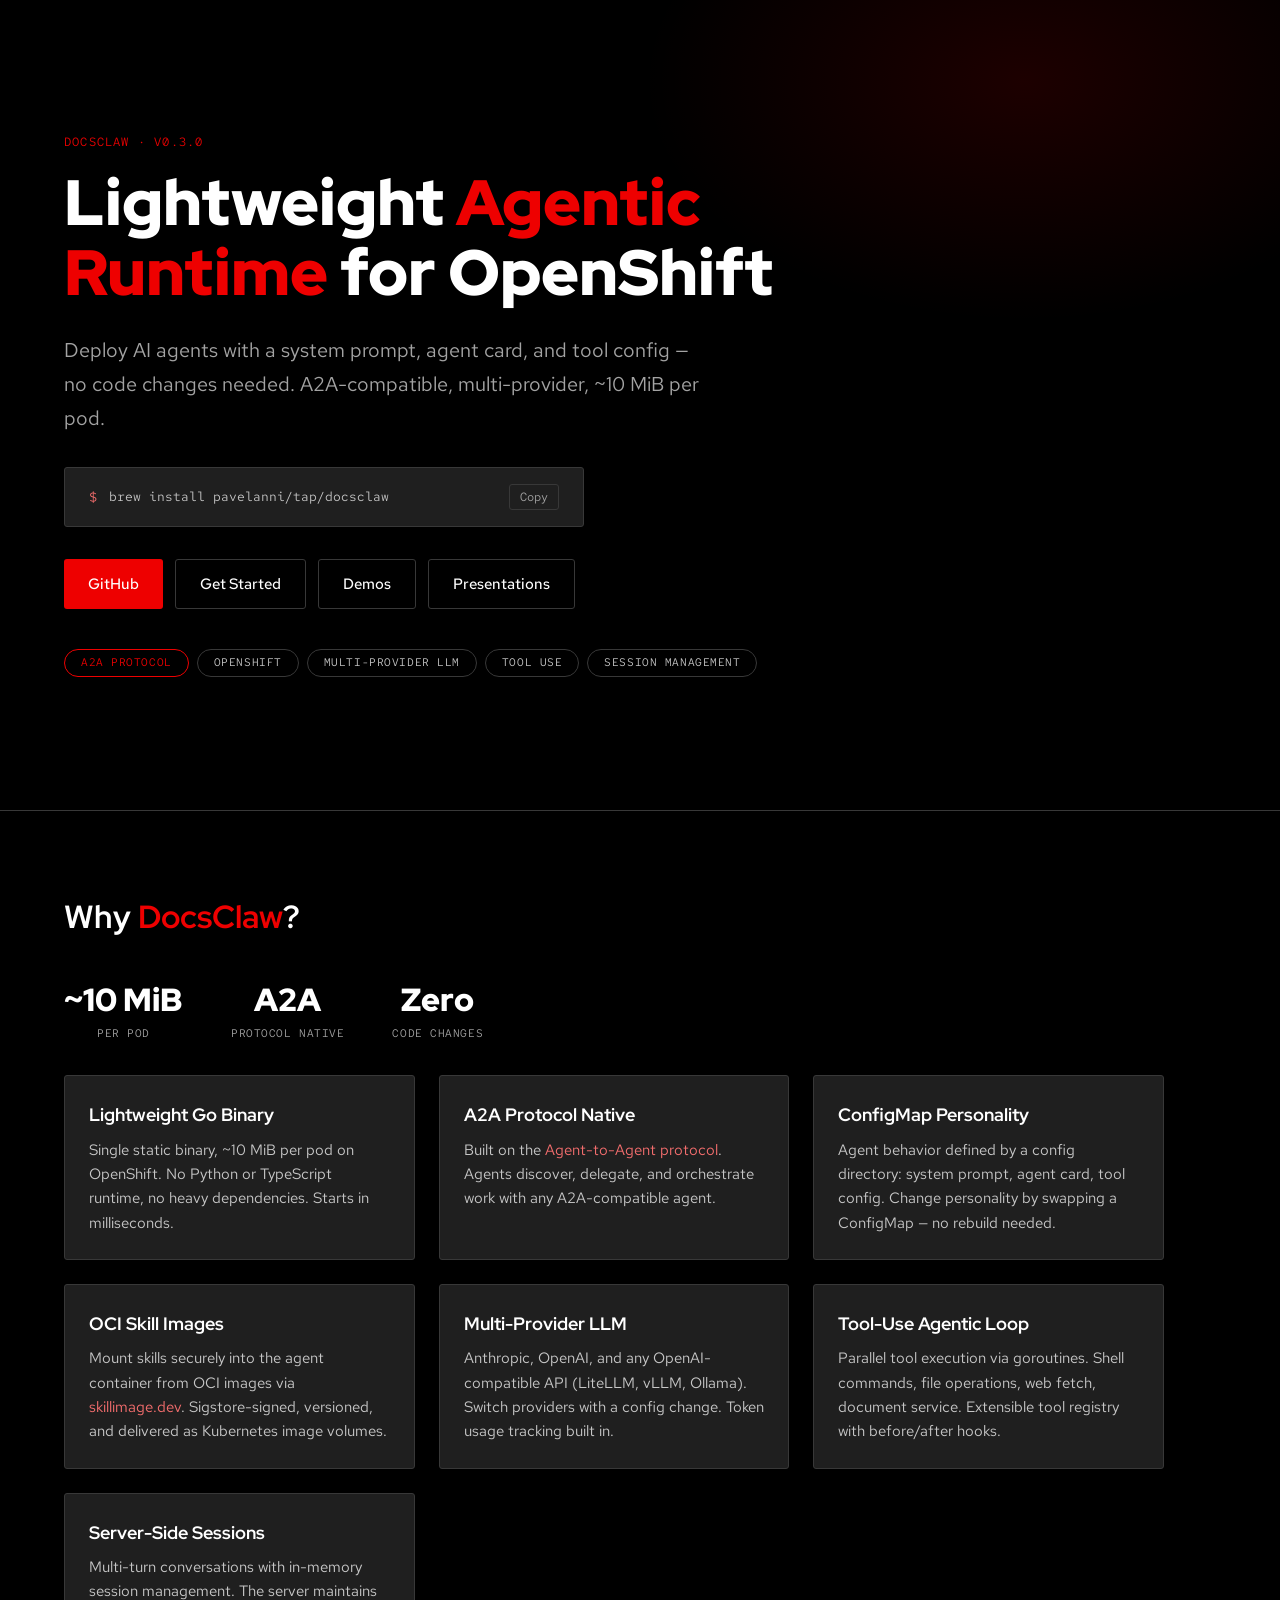
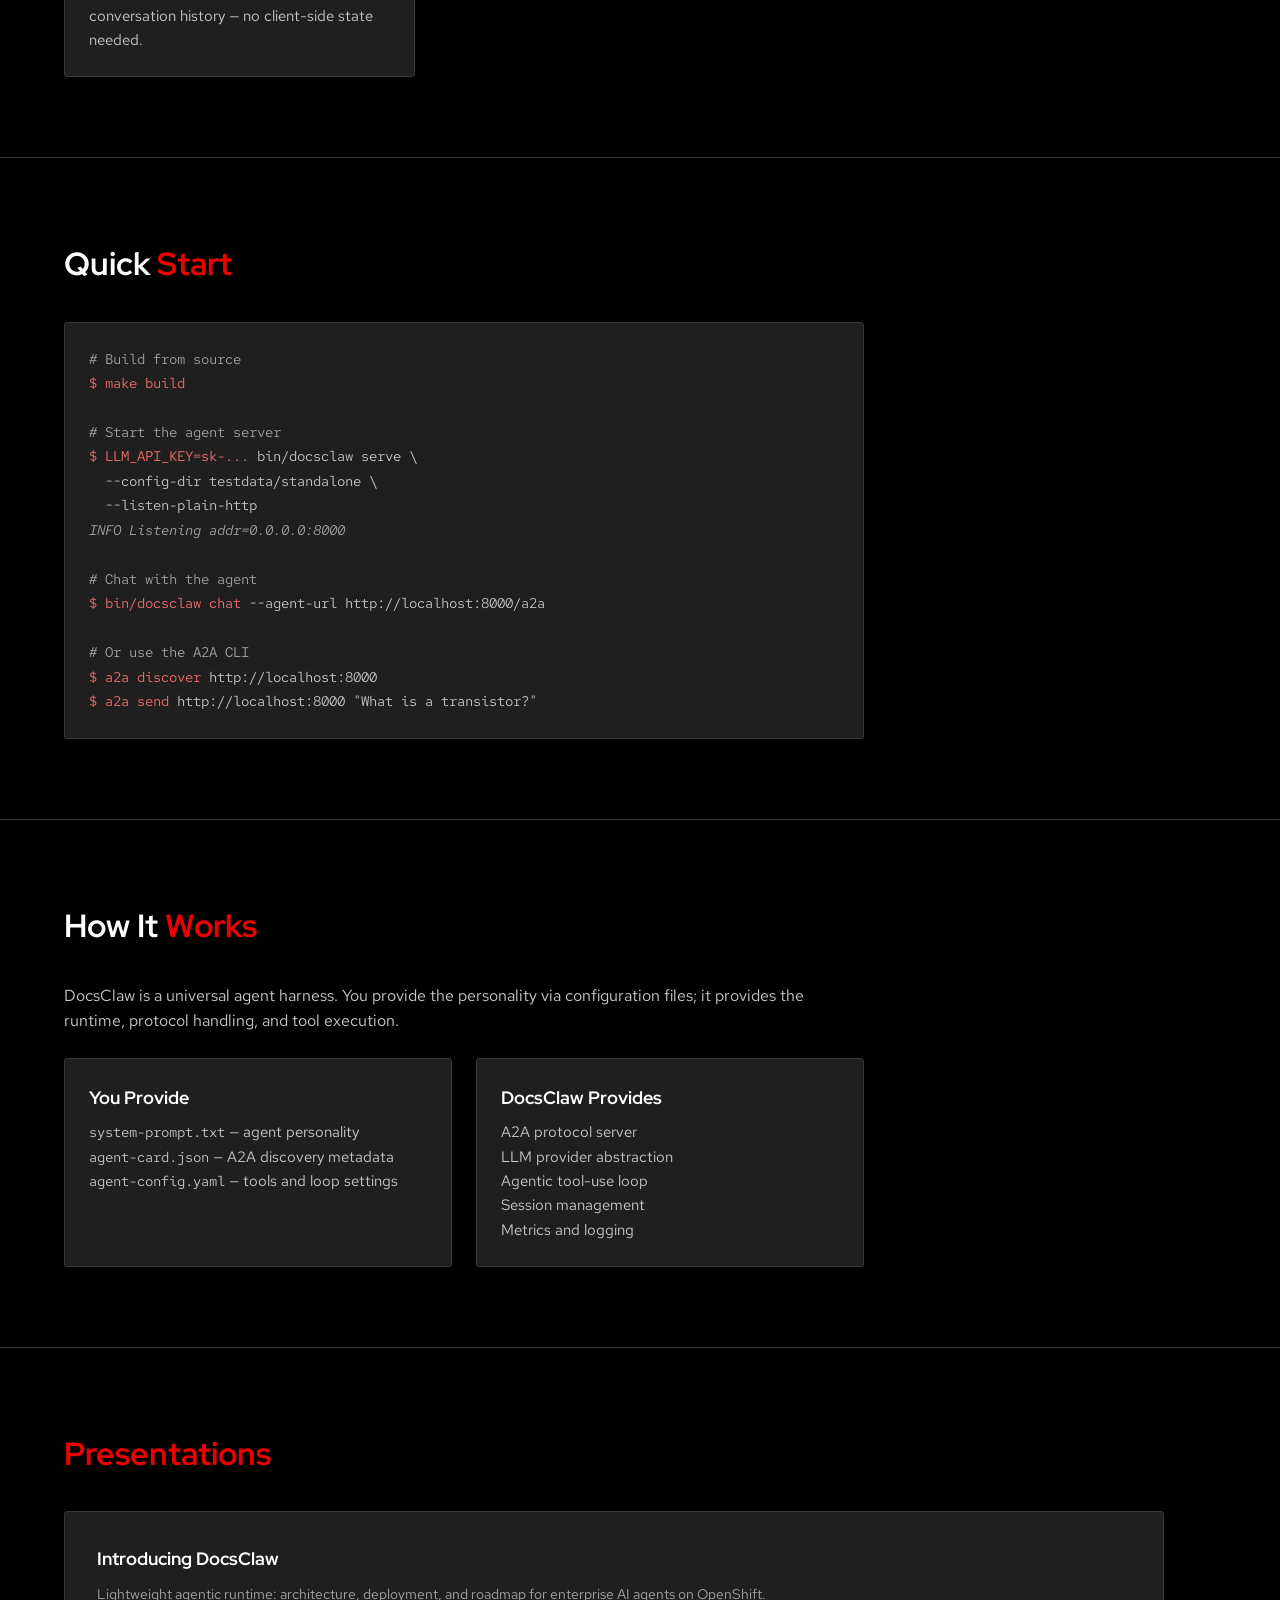
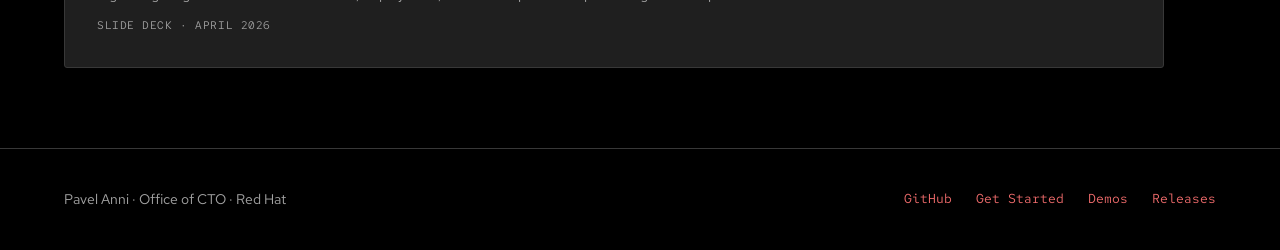
<file: site/index.html>
<!DOCTYPE html>
<html lang="en">
<head>
  <meta charset="UTF-8">
  <meta name="viewport" content="width=device-width, initial-scale=1.0">
  <title>DocsClaw — Lightweight Agentic Runtime for OpenShift</title>
  <meta name="description" content="A lightweight, A2A-compatible agentic runtime for OpenShift. Deploy AI agents with a system prompt, agent card, and tool config — no code changes needed.">
  <link rel="preconnect" href="https://fonts.googleapis.com">
  <link rel="preconnect" href="https://fonts.gstatic.com" crossorigin>
  <link href="https://fonts.googleapis.com/css2?family=Red+Hat+Display:wght@400;500;700;900&family=Red+Hat+Text:wght@400;500;700&family=Red+Hat+Mono:wght@400;700&display=swap" rel="stylesheet">
  <style>
    :root {
      color-scheme: dark;
      --bg-primary: #000000;
      --bg-secondary: #1f1f1f;
      --bg-surface: #292929;
      --text-primary: #ffffff;
      --text-secondary: #c7c7c7;
      --text-muted: #a3a3a3;
      --accent: #ee0000;
      --accent-dark: #a60000;
      --accent-light: #f56e6e;
      --border: #383838;
      --font-display: 'Red Hat Display', sans-serif;
      --font-body: 'Red Hat Text', sans-serif;
      --font-mono: 'Red Hat Mono', monospace;
    }

    *, *::before, *::after { box-sizing: border-box; margin: 0; padding: 0; }

    body {
      font-family: var(--font-body);
      background: var(--bg-primary);
      color: var(--text-primary);
      line-height: 1.6;
    }

    a { color: var(--accent-light); text-decoration: none; }
    a:hover { text-decoration: underline; }
    code { font-family: var(--font-mono); font-size: 0.9em; }

    /* === HERO === */
    .hero {
      min-height: 90vh;
      display: flex;
      flex-direction: column;
      justify-content: center;
      padding: 80px 64px;
      position: relative;
      overflow: hidden;
    }
    .hero::before {
      content: '';
      position: absolute;
      top: -20%;
      right: -10%;
      width: 60%;
      height: 60%;
      background: radial-gradient(ellipse, rgba(238,0,0,0.12) 0%, transparent 70%);
      pointer-events: none;
    }
    .hero > * { position: relative; z-index: 1; }

    .hero-label {
      font-family: var(--font-mono);
      font-size: 0.75rem;
      color: var(--accent);
      letter-spacing: 0.1em;
      text-transform: uppercase;
      margin-bottom: 16px;
    }
    .hero h1 {
      font-family: var(--font-display);
      font-size: clamp(2.5rem, 5vw, 4rem);
      font-weight: 900;
      line-height: 1.1;
      margin-bottom: 24px;
      max-width: 800px;
    }
    .hero .subtitle {
      font-size: 1.25rem;
      color: var(--text-muted);
      max-width: 640px;
      line-height: 1.7;
      margin-bottom: 32px;
    }
    .accent { color: var(--accent); }

    /* === INSTALL === */
    .install-block {
      background: var(--bg-secondary);
      border: 1px solid var(--border);
      border-radius: 3px;
      padding: 16px 24px;
      font-family: var(--font-mono);
      font-size: 0.9rem;
      color: var(--text-secondary);
      max-width: 520px;
      margin-bottom: 32px;
      display: flex;
      align-items: center;
      gap: 12px;
    }
    .install-block .prompt { color: var(--accent-light); user-select: none; }
    .install-block code { flex: 1; }
    .install-block .copy-btn {
      background: none;
      border: 1px solid var(--border);
      border-radius: 3px;
      color: var(--text-muted);
      padding: 4px 10px;
      font-family: var(--font-mono);
      font-size: 0.75rem;
      cursor: pointer;
      transition: all 0.2s;
    }
    .install-block .copy-btn:hover {
      border-color: var(--accent);
      color: var(--accent);
    }

    /* === BUTTONS === */
    .buttons { display: flex; flex-wrap: wrap; gap: 12px; margin-bottom: 40px; }
    .btn {
      display: inline-flex;
      align-items: center;
      gap: 8px;
      padding: 12px 24px;
      border-radius: 3px;
      font-family: var(--font-body);
      font-size: 0.95rem;
      font-weight: 500;
      text-decoration: none;
      transition: all 0.2s;
    }
    .btn:hover { text-decoration: none; }
    .btn-primary { background: var(--accent); color: var(--text-primary); }
    .btn-primary:hover { background: var(--accent-dark); }
    .btn-outline { background: transparent; color: var(--text-primary); border: 1px solid var(--border); }
    .btn-outline:hover { border-color: var(--text-muted); }

    /* === TAGS === */
    .tags { display: flex; flex-wrap: wrap; gap: 8px; }
    .tag {
      display: inline-block;
      padding: 4px 16px;
      border: 1px solid var(--border);
      border-radius: 64px;
      font-family: var(--font-mono);
      font-size: 0.7rem;
      letter-spacing: 0.05em;
      text-transform: uppercase;
      color: var(--text-secondary);
    }
    .tag-accent { border-color: var(--accent); color: var(--accent); }

    /* === SECTIONS === */
    section {
      padding: 80px 64px;
      border-top: 1px solid var(--border);
    }
    section h2 {
      font-family: var(--font-display);
      font-size: 2rem;
      font-weight: 700;
      margin-bottom: 32px;
    }

    /* === FEATURES GRID === */
    .features {
      display: grid;
      grid-template-columns: repeat(auto-fit, minmax(280px, 1fr));
      gap: 24px;
      max-width: 1100px;
    }
    .feature-card {
      background: var(--bg-secondary);
      border: 1px solid var(--border);
      border-radius: 3px;
      padding: 24px;
    }
    .feature-card h3 {
      font-family: var(--font-display);
      font-size: 1.15rem;
      font-weight: 700;
      margin-bottom: 8px;
    }
    .feature-card p {
      font-size: 0.95rem;
      color: var(--text-secondary);
      line-height: 1.6;
    }

    /* === CODE EXAMPLE === */
    .code-section { max-width: 800px; }
    .code-block {
      background: var(--bg-secondary);
      border: 1px solid var(--border);
      border-radius: 3px;
      padding: 24px;
      font-family: var(--font-mono);
      font-size: 0.85rem;
      line-height: 1.8;
      color: var(--text-secondary);
      overflow-x: auto;
    }
    .code-block .cmd { color: var(--accent-light); }
    .code-block .comment { color: var(--text-muted); }
    .code-block .output { color: var(--text-muted); font-style: italic; }

    /* === STATS === */
    .stats {
      display: flex;
      gap: 48px;
      flex-wrap: wrap;
      margin-bottom: 32px;
    }
    .stat {
      text-align: center;
    }
    .stat-value {
      font-family: var(--font-display);
      font-size: 2rem;
      font-weight: 900;
      color: var(--text-primary);
    }
    .stat-label {
      font-family: var(--font-mono);
      font-size: 0.7rem;
      color: var(--text-muted);
      text-transform: uppercase;
      letter-spacing: 0.05em;
    }

    /* === PRESENTATIONS === */
    .presentations {
      display: grid;
      grid-template-columns: repeat(auto-fit, minmax(340px, 1fr));
      gap: 24px;
      max-width: 1100px;
    }
    .pres-card {
      background: var(--bg-secondary);
      border: 1px solid var(--border);
      border-radius: 3px;
      padding: 32px;
      text-decoration: none;
      color: inherit;
      transition: border-color 0.2s;
      display: block;
    }
    .pres-card:hover { border-color: var(--accent); text-decoration: none; }
    .pres-card h3 {
      font-family: var(--font-display);
      font-size: 1.15rem;
      font-weight: 700;
      margin-bottom: 8px;
      color: var(--text-primary);
    }
    .pres-card p {
      font-size: 0.9rem;
      color: var(--text-muted);
      line-height: 1.6;
    }
    .pres-card .pres-meta {
      margin-top: 12px;
      font-family: var(--font-mono);
      font-size: 0.7rem;
      color: var(--text-muted);
      text-transform: uppercase;
      letter-spacing: 0.05em;
    }

    /* === FOOTER === */
    footer {
      padding: 40px 64px;
      border-top: 1px solid var(--border);
      display: flex;
      justify-content: space-between;
      align-items: center;
      flex-wrap: wrap;
      gap: 16px;
    }
    footer .copyright {
      font-size: 0.85rem;
      color: var(--text-muted);
    }
    footer .links {
      display: flex;
      gap: 24px;
      font-family: var(--font-mono);
      font-size: 0.8rem;
    }

    /* === RESPONSIVE === */
    @media (max-width: 768px) {
      .hero { padding: 48px 24px; min-height: auto; }
      section { padding: 48px 24px; }
      footer { padding: 24px; }
      .features, .presentations { grid-template-columns: 1fr; }
      .stats { gap: 24px; }
    }
  </style>
</head>
<body>

  <!-- HERO -->
  <div class="hero">
    <div class="hero-label">docsclaw &middot; v0.3.0</div>
    <h1>Lightweight <span class="accent">Agentic Runtime</span> for OpenShift</h1>
    <p class="subtitle">Deploy AI agents with a system prompt, agent card, and tool config &mdash; no code changes needed. A2A-compatible, multi-provider, ~10&nbsp;MiB per pod.</p>

    <div class="install-block">
      <span class="prompt">$</span>
      <code id="install-cmd">brew install pavelanni/tap/docsclaw</code>
      <button class="copy-btn" onclick="navigator.clipboard.writeText(document.getElementById('install-cmd').textContent);this.textContent='Copied!';setTimeout(()=>this.textContent='Copy',1500)">Copy</button>
    </div>

    <div class="buttons">
      <a href="https://github.com/redhat-et/docsclaw" class="btn btn-primary">GitHub</a>
      <a href="getting-started.html" class="btn btn-outline">Get Started</a>
      <a href="demos.html" class="btn btn-outline">Demos</a>
      <a href="#presentations" class="btn btn-outline">Presentations</a>
    </div>

    <div class="tags">
      <span class="tag tag-accent">A2A Protocol</span>
      <span class="tag">OpenShift</span>
      <span class="tag">Multi-Provider LLM</span>
      <span class="tag">Tool Use</span>
      <span class="tag">Session Management</span>
    </div>
  </div>

  <!-- WHY -->
  <section>
    <h2>Why <span class="accent">DocsClaw</span>?</h2>
    <div class="stats">
      <div class="stat">
        <div class="stat-value">~10 MiB</div>
        <div class="stat-label">per pod</div>
      </div>
      <div class="stat">
        <div class="stat-value">A2A</div>
        <div class="stat-label">protocol native</div>
      </div>
      <div class="stat">
        <div class="stat-value">Zero</div>
        <div class="stat-label">code changes</div>
      </div>
    </div>
    <div class="features">
      <div class="feature-card">
        <h3>Lightweight Go Binary</h3>
        <p>Single static binary, ~10 MiB per pod on OpenShift. No Python or TypeScript runtime, no heavy dependencies. Starts in milliseconds.</p>
      </div>
      <div class="feature-card">
        <h3>A2A Protocol Native</h3>
        <p>Built on the <a href="https://a2a-protocol.org">Agent-to-Agent protocol</a>. Agents discover, delegate, and orchestrate work with any A2A-compatible agent.</p>
      </div>
      <div class="feature-card">
        <h3>ConfigMap Personality</h3>
        <p>Agent behavior defined by a config directory: system prompt, agent card, tool config. Change personality by swapping a ConfigMap &mdash; no rebuild needed.</p>
      </div>
      <div class="feature-card">
        <h3>OCI Skill Images</h3>
        <p>Mount skills securely into the agent container from OCI images via <a href="https://skillimage.dev">skillimage.dev</a>. Sigstore-signed, versioned, and delivered as Kubernetes image volumes.</p>
      </div>
      <div class="feature-card">
        <h3>Multi-Provider LLM</h3>
        <p>Anthropic, OpenAI, and any OpenAI-compatible API (LiteLLM, vLLM, Ollama). Switch providers with a config change. Token usage tracking built in.</p>
      </div>
      <div class="feature-card">
        <h3>Tool-Use Agentic Loop</h3>
        <p>Parallel tool execution via goroutines. Shell commands, file operations, web fetch, document service. Extensible tool registry with before/after hooks.</p>
      </div>
      <div class="feature-card">
        <h3>Server-Side Sessions</h3>
        <p>Multi-turn conversations with in-memory session management. The server maintains conversation history &mdash; no client-side state needed.</p>
      </div>
    </div>
  </section>

  <!-- QUICK START -->
  <section>
    <h2>Quick <span class="accent">Start</span></h2>
    <div class="code-section">
      <div class="code-block">
        <span class="comment"># Build from source</span><br>
        <span class="cmd">$ make build</span><br><br>

        <span class="comment"># Start the agent server</span><br>
        <span class="cmd">$ LLM_API_KEY=sk-...</span> bin/docsclaw serve \<br>
        &nbsp;&nbsp;--config-dir testdata/standalone \<br>
        &nbsp;&nbsp;--listen-plain-http<br>
        <span class="output">INFO Listening addr=0.0.0.0:8000</span><br><br>

        <span class="comment"># Chat with the agent</span><br>
        <span class="cmd">$ bin/docsclaw chat</span> --agent-url http://localhost:8000/a2a<br><br>

        <span class="comment"># Or use the A2A CLI</span><br>
        <span class="cmd">$ a2a discover</span> http://localhost:8000<br>
        <span class="cmd">$ a2a send</span> http://localhost:8000 "What is a transistor?"
      </div>
    </div>
  </section>

  <!-- ARCHITECTURE -->
  <section>
    <h2>How It <span class="accent">Works</span></h2>
    <div style="max-width: 800px;">
      <p style="color: var(--text-secondary); margin-bottom: 24px;">DocsClaw is a universal agent harness. You provide the personality via configuration files; it provides the runtime, protocol handling, and tool execution.</p>
      <div class="features" style="grid-template-columns: 1fr 1fr;">
        <div class="feature-card">
          <h3>You Provide</h3>
          <p><code>system-prompt.txt</code> &mdash; agent personality<br>
          <code>agent-card.json</code> &mdash; A2A discovery metadata<br>
          <code>agent-config.yaml</code> &mdash; tools and loop settings</p>
        </div>
        <div class="feature-card">
          <h3>DocsClaw Provides</h3>
          <p>A2A protocol server<br>
          LLM provider abstraction<br>
          Agentic tool-use loop<br>
          Session management<br>
          Metrics and logging</p>
        </div>
      </div>
    </div>
  </section>

  <!-- PRESENTATIONS -->
  <section id="presentations">
    <h2><span class="accent">Presentations</span></h2>
    <div class="presentations">
      <a href="slides/docsclaw-intro.html" class="pres-card">
        <h3>Introducing DocsClaw</h3>
        <p>Lightweight agentic runtime: architecture, deployment, and roadmap for enterprise AI agents on OpenShift.</p>
        <div class="pres-meta">Slide deck &middot; April 2026</div>
      </a>
    </div>
  </section>

  <!-- FOOTER -->
  <footer>
    <div class="copyright">Pavel Anni &middot; Office of CTO &middot; Red Hat</div>
    <div class="links">
      <a href="https://github.com/redhat-et/docsclaw">GitHub</a>
      <a href="getting-started.html">Get Started</a>
      <a href="demos.html">Demos</a>
      <a href="https://github.com/redhat-et/docsclaw/releases">Releases</a>
    </div>
  </footer>

</body>
</html>
</file>
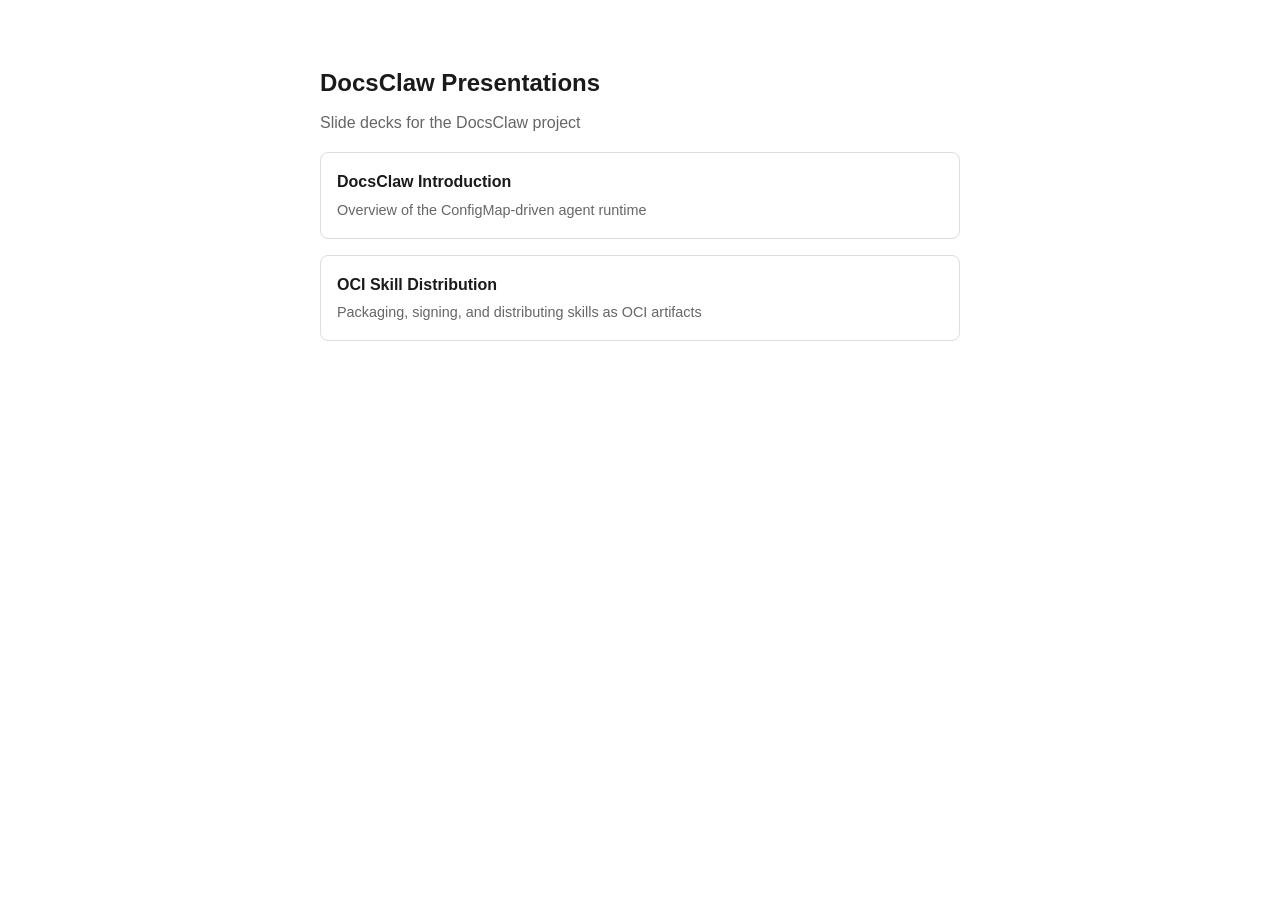
<file: docs/slides/index.html>
<!DOCTYPE html>
<html lang="en">
<head>
<meta charset="utf-8">
<meta name="viewport" content="width=device-width, initial-scale=1">
<title>DocsClaw Presentations</title>
<style>
  body {
    font-family: -apple-system, BlinkMacSystemFont, "Segoe UI", Roboto, sans-serif;
    max-width: 640px;
    margin: 4rem auto;
    padding: 0 1rem;
    color: #1a1a1a;
    line-height: 1.6;
  }
  h1 { font-size: 1.5rem; margin-bottom: 0.5rem; }
  p.subtitle { color: #666; margin-top: 0; }
  ul { list-style: none; padding: 0; }
  li { margin: 1rem 0; }
  a {
    display: block;
    padding: 1rem;
    border: 1px solid #ddd;
    border-radius: 8px;
    text-decoration: none;
    color: #1a1a1a;
    transition: border-color 0.2s;
  }
  a:hover { border-color: #e00; }
  .title { font-weight: 600; }
  .desc { color: #666; font-size: 0.9rem; margin-top: 0.25rem; }
</style>
</head>
<body>
<h1>DocsClaw Presentations</h1>
<p class="subtitle">Slide decks for the DocsClaw project</p>
<ul>
  <li>
    <a href="docsclaw-intro.html">
      <div class="title">DocsClaw Introduction</div>
      <div class="desc">Overview of the ConfigMap-driven agent runtime</div>
    </a>
  </li>
  <li>
    <a href="oci-skill-distribution-deck.html">
      <div class="title">OCI Skill Distribution</div>
      <div class="desc">Packaging, signing, and distributing skills as OCI artifacts</div>
    </a>
  </li>
</ul>
</body>
</html>
</file>
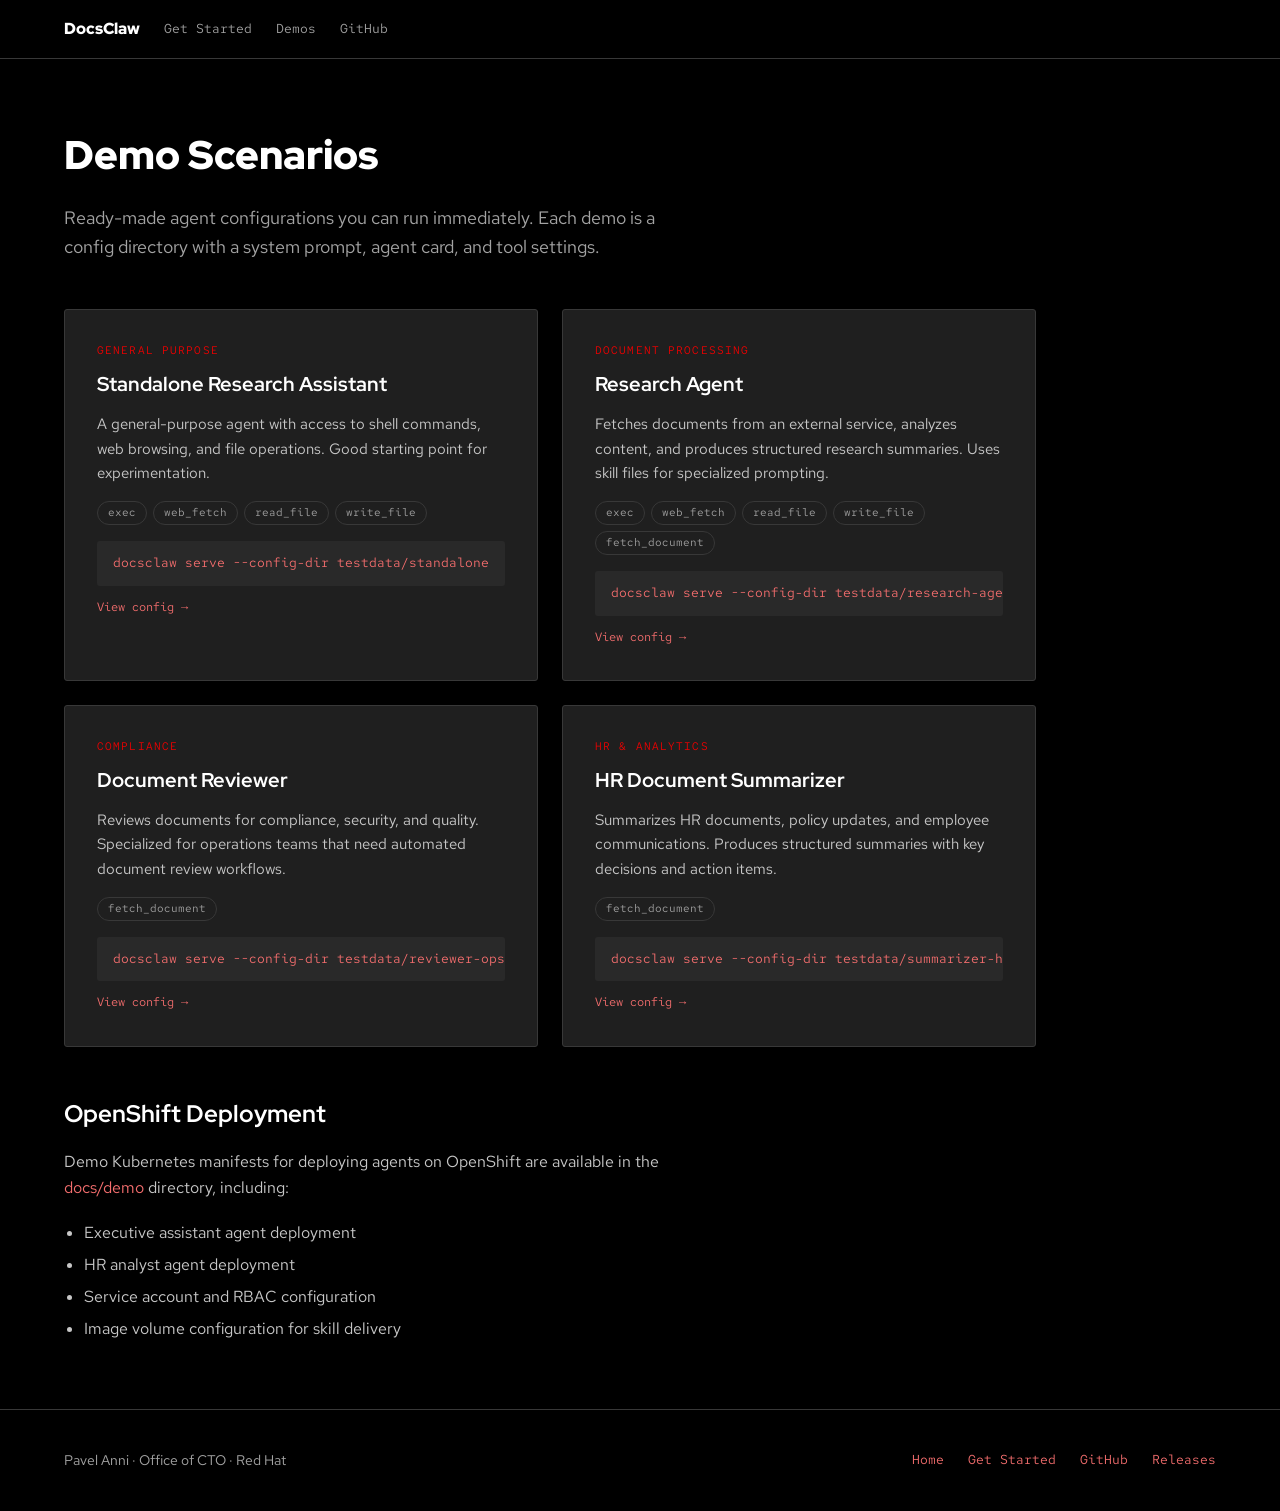
<file: site/demos.html>
<!DOCTYPE html>
<html lang="en">
<head>
  <meta charset="UTF-8">
  <meta name="viewport" content="width=device-width, initial-scale=1.0">
  <title>Demos — DocsClaw</title>
  <meta name="description" content="Ready-made agent configurations for DocsClaw. Research assistant, document reviewer, HR summarizer, and more.">
  <link rel="preconnect" href="https://fonts.googleapis.com">
  <link rel="preconnect" href="https://fonts.gstatic.com" crossorigin>
  <link href="https://fonts.googleapis.com/css2?family=Red+Hat+Display:wght@400;500;700;900&family=Red+Hat+Text:wght@400;500;700&family=Red+Hat+Mono:wght@400;700&display=swap" rel="stylesheet">
  <style>
    :root {
      color-scheme: dark;
      --bg-primary: #000000;
      --bg-secondary: #1f1f1f;
      --bg-surface: #292929;
      --text-primary: #ffffff;
      --text-secondary: #c7c7c7;
      --text-muted: #a3a3a3;
      --accent: #ee0000;
      --accent-dark: #a60000;
      --accent-light: #f56e6e;
      --border: #383838;
      --font-display: 'Red Hat Display', sans-serif;
      --font-body: 'Red Hat Text', sans-serif;
      --font-mono: 'Red Hat Mono', monospace;
    }

    *, *::before, *::after { box-sizing: border-box; margin: 0; padding: 0; }

    body {
      font-family: var(--font-body);
      background: var(--bg-primary);
      color: var(--text-primary);
      line-height: 1.6;
    }

    a { color: var(--accent-light); text-decoration: none; }
    a:hover { text-decoration: underline; }
    code { font-family: var(--font-mono); font-size: 0.9em; }

    /* === NAV === */
    nav {
      padding: 16px 64px;
      border-bottom: 1px solid var(--border);
      display: flex;
      align-items: center;
      gap: 24px;
      font-family: var(--font-mono);
      font-size: 0.8rem;
    }
    nav .logo {
      font-family: var(--font-display);
      font-weight: 900;
      font-size: 1rem;
      color: var(--text-primary);
      text-decoration: none;
    }
    nav .logo:hover { text-decoration: none; }
    nav a { color: var(--text-muted); }
    nav a:hover { color: var(--text-primary); text-decoration: none; }

    /* === CONTENT === */
    .content {
      max-width: 1100px;
      padding: 64px;
    }

    .content h1 {
      font-family: var(--font-display);
      font-size: 2.5rem;
      font-weight: 900;
      margin-bottom: 16px;
    }

    .content .lead {
      font-size: 1.15rem;
      color: var(--text-muted);
      margin-bottom: 48px;
      max-width: 640px;
    }

    /* === DEMO CARDS === */
    .demos {
      display: grid;
      grid-template-columns: repeat(auto-fit, minmax(320px, 1fr));
      gap: 24px;
    }

    .demo-card {
      background: var(--bg-secondary);
      border: 1px solid var(--border);
      border-radius: 3px;
      padding: 32px;
      transition: border-color 0.2s;
    }
    .demo-card:hover { border-color: var(--accent); }

    .demo-card .demo-label {
      font-family: var(--font-mono);
      font-size: 0.7rem;
      color: var(--accent);
      letter-spacing: 0.1em;
      text-transform: uppercase;
      margin-bottom: 8px;
    }

    .demo-card h3 {
      font-family: var(--font-display);
      font-size: 1.25rem;
      font-weight: 700;
      margin-bottom: 12px;
    }

    .demo-card p {
      font-size: 0.95rem;
      color: var(--text-secondary);
      line-height: 1.6;
      margin-bottom: 16px;
    }

    .demo-card .tools {
      display: flex;
      flex-wrap: wrap;
      gap: 6px;
      margin-bottom: 16px;
    }
    .demo-card .tool-tag {
      font-family: var(--font-mono);
      font-size: 0.7rem;
      padding: 2px 10px;
      border: 1px solid var(--border);
      border-radius: 64px;
      color: var(--text-muted);
    }

    .demo-card pre {
      background: var(--bg-surface);
      border-radius: 3px;
      padding: 12px 16px;
      font-family: var(--font-mono);
      font-size: 0.8rem;
      color: var(--accent-light);
      overflow-x: auto;
    }

    .demo-card .source-link {
      display: inline-block;
      margin-top: 12px;
      font-family: var(--font-mono);
      font-size: 0.75rem;
    }

    /* === FOOTER === */
    footer {
      padding: 40px 64px;
      border-top: 1px solid var(--border);
      display: flex;
      justify-content: space-between;
      align-items: center;
      flex-wrap: wrap;
      gap: 16px;
    }
    footer .copyright { font-size: 0.85rem; color: var(--text-muted); }
    footer .links { display: flex; gap: 24px; font-family: var(--font-mono); font-size: 0.8rem; }

    @media (max-width: 768px) {
      nav { padding: 16px 24px; }
      .content { padding: 32px 24px; }
      footer { padding: 24px; }
      .demos { grid-template-columns: 1fr; }
    }
  </style>
</head>
<body>

  <nav>
    <a href="index.html" class="logo">DocsClaw</a>
    <a href="getting-started.html">Get Started</a>
    <a href="demos.html">Demos</a>
    <a href="https://github.com/redhat-et/docsclaw">GitHub</a>
  </nav>

  <div class="content">
    <h1>Demo <span class="accent">Scenarios</span></h1>
    <p class="lead">Ready-made agent configurations you can run immediately. Each demo is a config directory with a system prompt, agent card, and tool settings.</p>

    <div class="demos">

      <div class="demo-card">
        <div class="demo-label">General Purpose</div>
        <h3>Standalone Research Assistant</h3>
        <p>A general-purpose agent with access to shell commands, web browsing, and file operations. Good starting point for experimentation.</p>
        <div class="tools">
          <span class="tool-tag">exec</span>
          <span class="tool-tag">web_fetch</span>
          <span class="tool-tag">read_file</span>
          <span class="tool-tag">write_file</span>
        </div>
        <pre>docsclaw serve --config-dir testdata/standalone</pre>
        <a href="https://github.com/redhat-et/docsclaw/tree/main/testdata/standalone" class="source-link">View config &rarr;</a>
      </div>

      <div class="demo-card">
        <div class="demo-label">Document Processing</div>
        <h3>Research Agent</h3>
        <p>Fetches documents from an external service, analyzes content, and produces structured research summaries. Uses skill files for specialized prompting.</p>
        <div class="tools">
          <span class="tool-tag">exec</span>
          <span class="tool-tag">web_fetch</span>
          <span class="tool-tag">read_file</span>
          <span class="tool-tag">write_file</span>
          <span class="tool-tag">fetch_document</span>
        </div>
        <pre>docsclaw serve --config-dir testdata/research-agent</pre>
        <a href="https://github.com/redhat-et/docsclaw/tree/main/testdata/research-agent" class="source-link">View config &rarr;</a>
      </div>

      <div class="demo-card">
        <div class="demo-label">Compliance</div>
        <h3>Document Reviewer</h3>
        <p>Reviews documents for compliance, security, and quality. Specialized for operations teams that need automated document review workflows.</p>
        <div class="tools">
          <span class="tool-tag">fetch_document</span>
        </div>
        <pre>docsclaw serve --config-dir testdata/reviewer-ops</pre>
        <a href="https://github.com/redhat-et/docsclaw/tree/main/testdata/reviewer-ops" class="source-link">View config &rarr;</a>
      </div>

      <div class="demo-card">
        <div class="demo-label">HR &amp; Analytics</div>
        <h3>HR Document Summarizer</h3>
        <p>Summarizes HR documents, policy updates, and employee communications. Produces structured summaries with key decisions and action items.</p>
        <div class="tools">
          <span class="tool-tag">fetch_document</span>
        </div>
        <pre>docsclaw serve --config-dir testdata/summarizer-hr</pre>
        <a href="https://github.com/redhat-et/docsclaw/tree/main/testdata/summarizer-hr" class="source-link">View config &rarr;</a>
      </div>

    </div>

    <div style="margin-top: 48px;">
      <h2 style="font-family: var(--font-display); font-size: 1.5rem; font-weight: 700; margin-bottom: 16px;">OpenShift <span class="accent">Deployment</span></h2>
      <p style="color: var(--text-secondary); max-width: 640px; margin-bottom: 16px;">Demo Kubernetes manifests for deploying agents on OpenShift are available in the <a href="https://github.com/redhat-et/docsclaw/tree/main/docs/demo">docs/demo</a> directory, including:</p>
      <ul style="color: var(--text-secondary); padding-left: 20px; line-height: 2;">
        <li>Executive assistant agent deployment</li>
        <li>HR analyst agent deployment</li>
        <li>Service account and RBAC configuration</li>
        <li>Image volume configuration for skill delivery</li>
      </ul>
    </div>
  </div>

  <footer>
    <div class="copyright">Pavel Anni &middot; Office of CTO &middot; Red Hat</div>
    <div class="links">
      <a href="index.html">Home</a>
      <a href="getting-started.html">Get Started</a>
      <a href="https://github.com/redhat-et/docsclaw">GitHub</a>
      <a href="https://github.com/redhat-et/docsclaw/releases">Releases</a>
    </div>
  </footer>

</body>
</html>
</file>
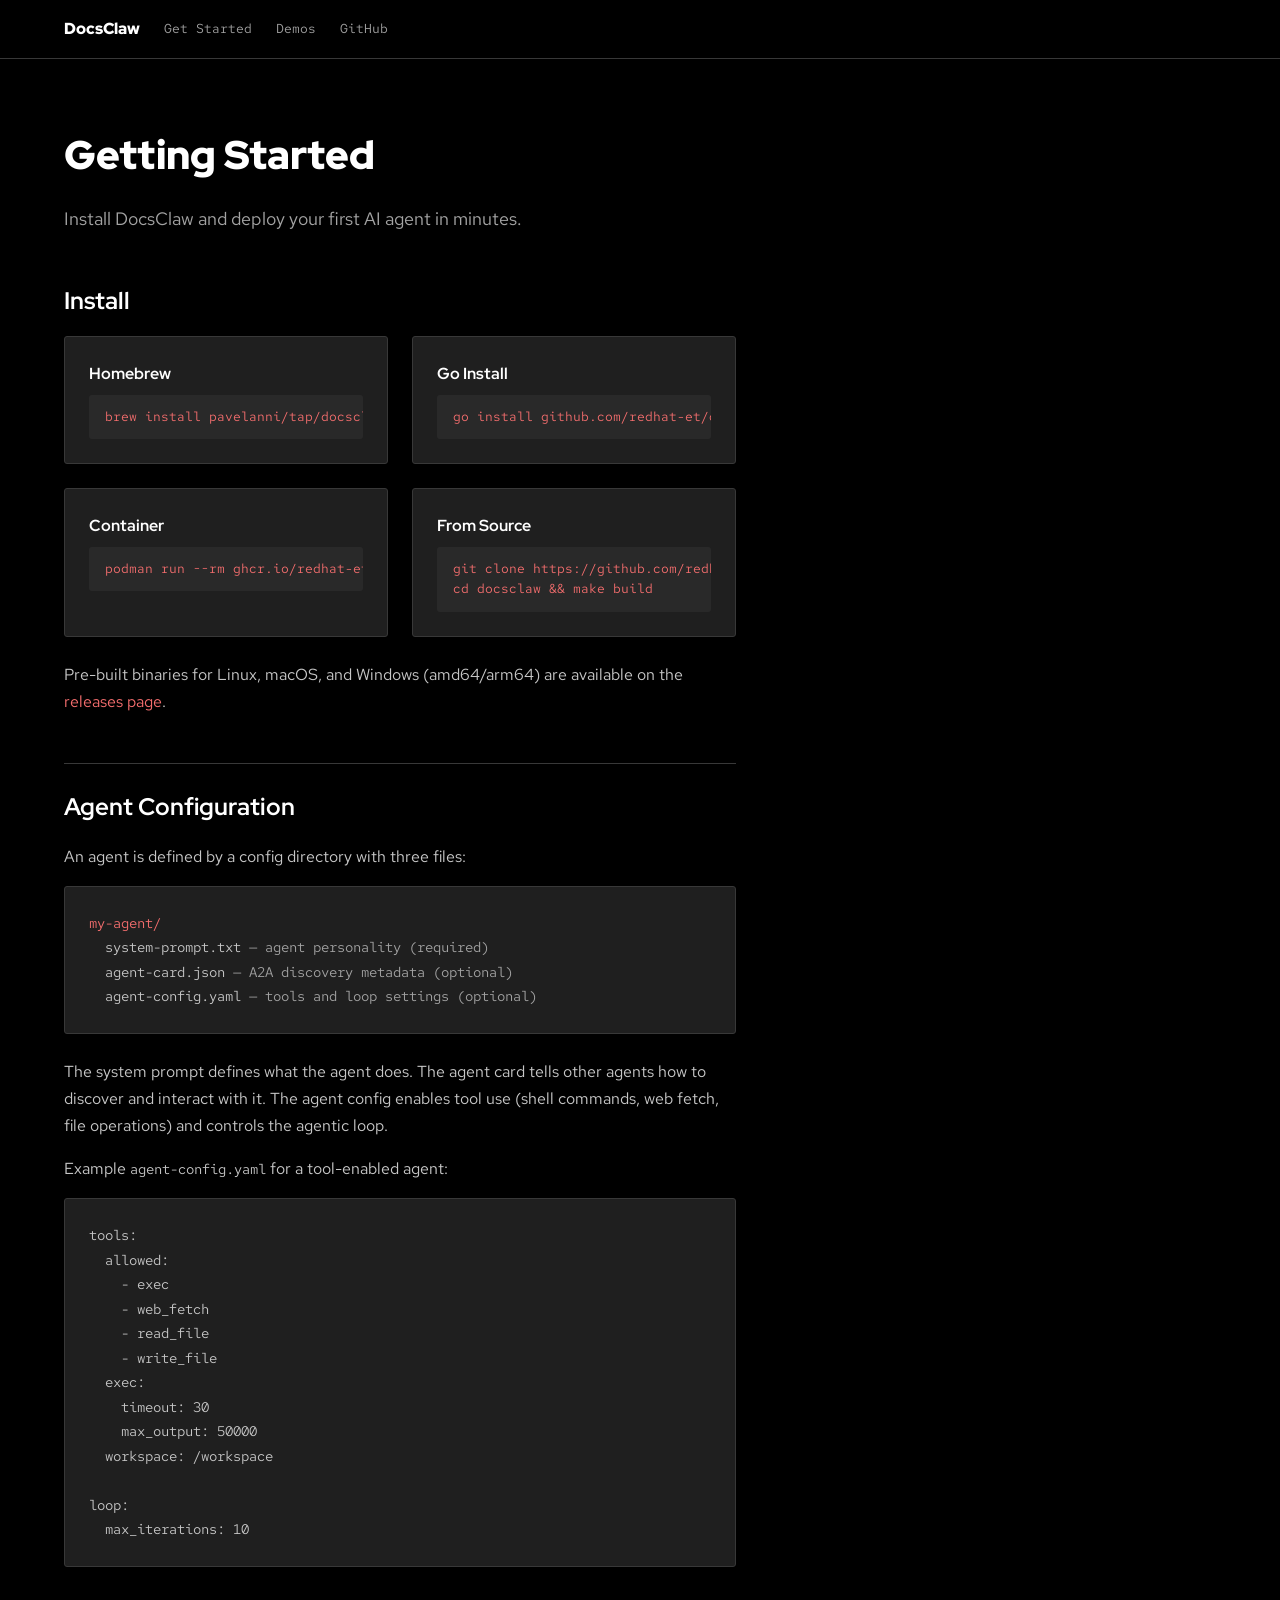
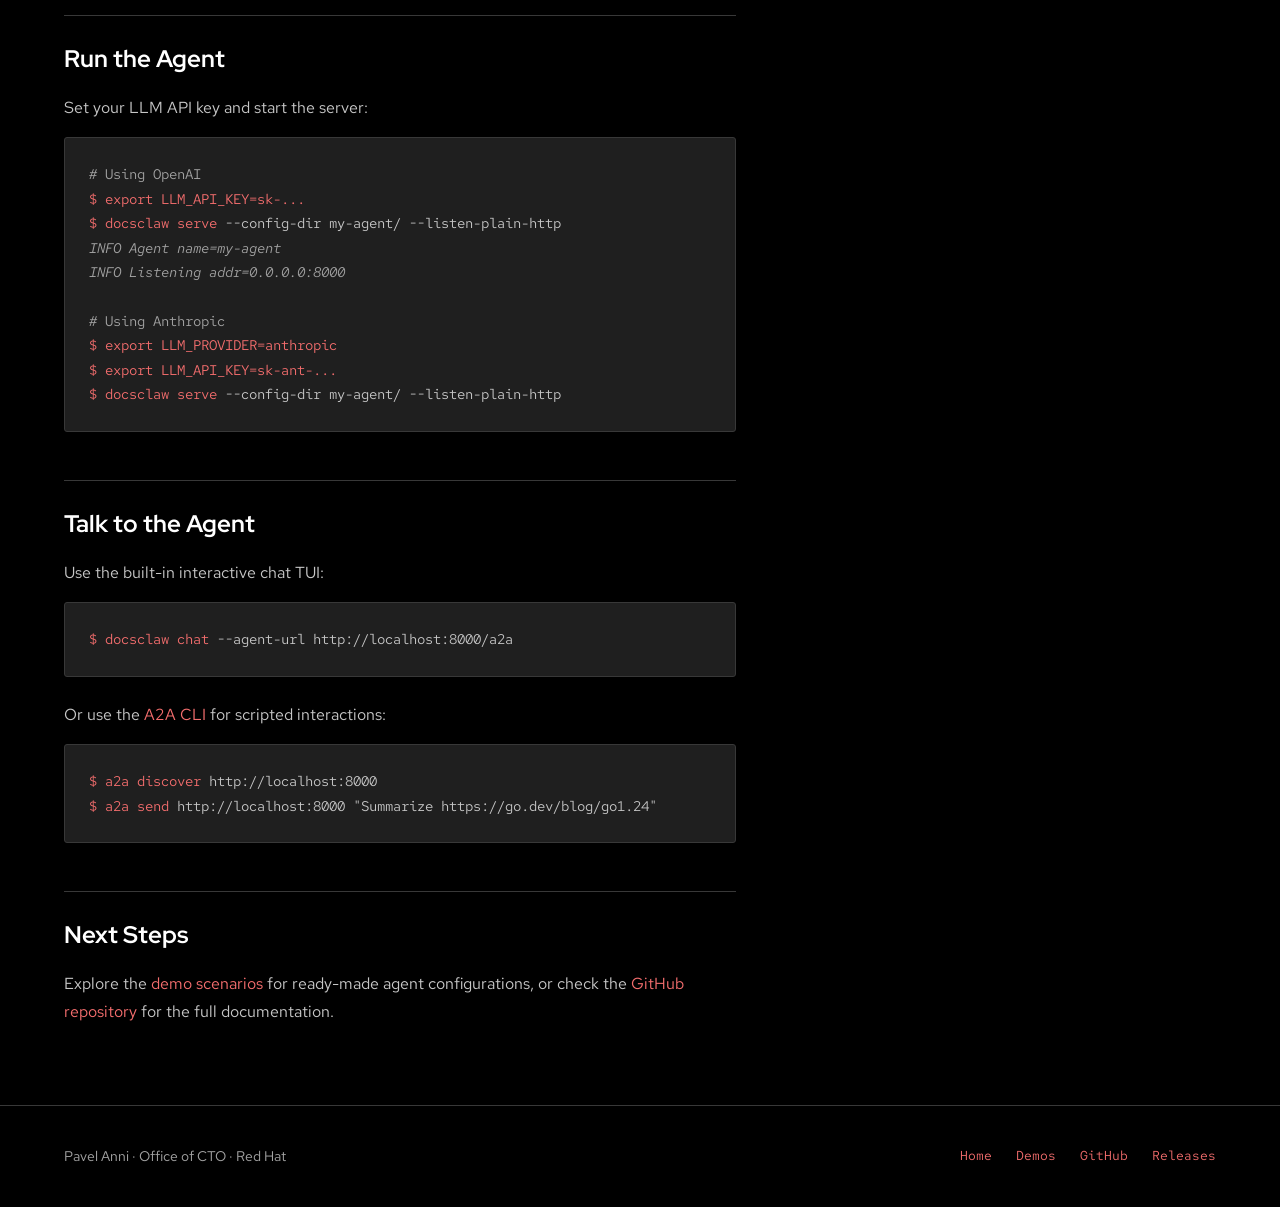
<file: site/getting-started.html>
<!DOCTYPE html>
<html lang="en">
<head>
  <meta charset="UTF-8">
  <meta name="viewport" content="width=device-width, initial-scale=1.0">
  <title>Getting Started — DocsClaw</title>
  <meta name="description" content="Install DocsClaw and deploy your first AI agent in minutes.">
  <link rel="preconnect" href="https://fonts.googleapis.com">
  <link rel="preconnect" href="https://fonts.gstatic.com" crossorigin>
  <link href="https://fonts.googleapis.com/css2?family=Red+Hat+Display:wght@400;500;700;900&family=Red+Hat+Text:wght@400;500;700&family=Red+Hat+Mono:wght@400;700&display=swap" rel="stylesheet">
  <style>
    :root {
      color-scheme: dark;
      --bg-primary: #000000;
      --bg-secondary: #1f1f1f;
      --bg-surface: #292929;
      --text-primary: #ffffff;
      --text-secondary: #c7c7c7;
      --text-muted: #a3a3a3;
      --accent: #ee0000;
      --accent-dark: #a60000;
      --accent-light: #f56e6e;
      --border: #383838;
      --font-display: 'Red Hat Display', sans-serif;
      --font-body: 'Red Hat Text', sans-serif;
      --font-mono: 'Red Hat Mono', monospace;
    }

    *, *::before, *::after { box-sizing: border-box; margin: 0; padding: 0; }

    body {
      font-family: var(--font-body);
      background: var(--bg-primary);
      color: var(--text-primary);
      line-height: 1.6;
    }

    a { color: var(--accent-light); text-decoration: none; }
    a:hover { text-decoration: underline; }
    code { font-family: var(--font-mono); font-size: 0.9em; }

    /* === NAV === */
    nav {
      padding: 16px 64px;
      border-bottom: 1px solid var(--border);
      display: flex;
      align-items: center;
      gap: 24px;
      font-family: var(--font-mono);
      font-size: 0.8rem;
    }
    nav .logo {
      font-family: var(--font-display);
      font-weight: 900;
      font-size: 1rem;
      color: var(--text-primary);
      text-decoration: none;
    }
    nav .logo:hover { text-decoration: none; }
    nav a { color: var(--text-muted); }
    nav a:hover { color: var(--text-primary); text-decoration: none; }

    /* === CONTENT === */
    .content {
      max-width: 800px;
      padding: 64px;
    }

    .content h1 {
      font-family: var(--font-display);
      font-size: 2.5rem;
      font-weight: 900;
      margin-bottom: 16px;
    }

    .content h2 {
      font-family: var(--font-display);
      font-size: 1.5rem;
      font-weight: 700;
      margin-top: 48px;
      margin-bottom: 16px;
      padding-top: 24px;
      border-top: 1px solid var(--border);
    }

    .content h2:first-of-type {
      border-top: none;
      padding-top: 0;
    }

    .content p {
      color: var(--text-secondary);
      margin-bottom: 16px;
      line-height: 1.7;
    }

    .content .lead {
      font-size: 1.15rem;
      color: var(--text-muted);
      margin-bottom: 32px;
    }

    /* === INSTALL GRID === */
    .install-grid {
      display: grid;
      grid-template-columns: repeat(auto-fit, minmax(300px, 1fr));
      gap: 24px;
      margin-bottom: 24px;
    }
    .install-card {
      background: var(--bg-secondary);
      border: 1px solid var(--border);
      border-radius: 3px;
      padding: 24px;
    }
    .install-card h3 {
      font-family: var(--font-display);
      font-size: 1rem;
      font-weight: 700;
      margin-bottom: 8px;
    }
    .install-card pre {
      background: var(--bg-surface);
      border-radius: 3px;
      padding: 12px 16px;
      font-family: var(--font-mono);
      font-size: 0.8rem;
      color: var(--accent-light);
      overflow-x: auto;
      margin-top: 8px;
    }
    .install-card p {
      font-size: 0.9rem;
      margin-bottom: 0;
    }

    /* === CODE BLOCK === */
    .code-block {
      background: var(--bg-secondary);
      border: 1px solid var(--border);
      border-radius: 3px;
      padding: 24px;
      font-family: var(--font-mono);
      font-size: 0.85rem;
      line-height: 1.8;
      color: var(--text-secondary);
      overflow-x: auto;
      margin-bottom: 24px;
    }
    .code-block .cmd { color: var(--accent-light); }
    .code-block .comment { color: var(--text-muted); }
    .code-block .output { color: var(--text-muted); font-style: italic; }

    /* === FILE TREE === */
    .file-tree {
      background: var(--bg-secondary);
      border: 1px solid var(--border);
      border-radius: 3px;
      padding: 24px;
      font-family: var(--font-mono);
      font-size: 0.85rem;
      line-height: 1.8;
      color: var(--text-secondary);
      margin-bottom: 24px;
    }
    .file-tree .dir { color: var(--accent-light); }
    .file-tree .file { color: var(--text-secondary); }
    .file-tree .desc { color: var(--text-muted); }

    /* === FOOTER === */
    footer {
      padding: 40px 64px;
      border-top: 1px solid var(--border);
      display: flex;
      justify-content: space-between;
      align-items: center;
      flex-wrap: wrap;
      gap: 16px;
    }
    footer .copyright { font-size: 0.85rem; color: var(--text-muted); }
    footer .links { display: flex; gap: 24px; font-family: var(--font-mono); font-size: 0.8rem; }

    @media (max-width: 768px) {
      nav { padding: 16px 24px; }
      .content { padding: 32px 24px; }
      footer { padding: 24px; }
      .install-grid { grid-template-columns: 1fr; }
    }
  </style>
</head>
<body>

  <nav>
    <a href="index.html" class="logo">DocsClaw</a>
    <a href="getting-started.html">Get Started</a>
    <a href="demos.html">Demos</a>
    <a href="https://github.com/redhat-et/docsclaw">GitHub</a>
  </nav>

  <div class="content">
    <h1>Getting <span class="accent">Started</span></h1>
    <p class="lead">Install DocsClaw and deploy your first AI agent in minutes.</p>

    <h2>Install</h2>
    <div class="install-grid">
      <div class="install-card">
        <h3>Homebrew</h3>
        <pre>brew install pavelanni/tap/docsclaw</pre>
      </div>
      <div class="install-card">
        <h3>Go Install</h3>
        <pre>go install github.com/redhat-et/docsclaw/cmd/docsclaw@latest</pre>
      </div>
      <div class="install-card">
        <h3>Container</h3>
        <pre>podman run --rm ghcr.io/redhat-et/docsclaw:latest version</pre>
      </div>
      <div class="install-card">
        <h3>From Source</h3>
        <pre>git clone https://github.com/redhat-et/docsclaw.git
cd docsclaw && make build</pre>
      </div>
    </div>
    <p>Pre-built binaries for Linux, macOS, and Windows (amd64/arm64) are available on the <a href="https://github.com/redhat-et/docsclaw/releases">releases page</a>.</p>

    <h2>Agent Configuration</h2>
    <p>An agent is defined by a config directory with three files:</p>

    <div class="file-tree">
      <span class="dir">my-agent/</span><br>
      &nbsp;&nbsp;<span class="file">system-prompt.txt</span> <span class="desc">&mdash; agent personality (required)</span><br>
      &nbsp;&nbsp;<span class="file">agent-card.json</span> <span class="desc">&mdash; A2A discovery metadata (optional)</span><br>
      &nbsp;&nbsp;<span class="file">agent-config.yaml</span> <span class="desc">&mdash; tools and loop settings (optional)</span>
    </div>

    <p>The system prompt defines what the agent does. The agent card tells other agents how to discover and interact with it. The agent config enables tool use (shell commands, web fetch, file operations) and controls the agentic loop.</p>

    <p>Example <code>agent-config.yaml</code> for a tool-enabled agent:</p>
    <div class="code-block">
tools:<br>
&nbsp;&nbsp;allowed:<br>
&nbsp;&nbsp;&nbsp;&nbsp;- exec<br>
&nbsp;&nbsp;&nbsp;&nbsp;- web_fetch<br>
&nbsp;&nbsp;&nbsp;&nbsp;- read_file<br>
&nbsp;&nbsp;&nbsp;&nbsp;- write_file<br>
&nbsp;&nbsp;exec:<br>
&nbsp;&nbsp;&nbsp;&nbsp;timeout: 30<br>
&nbsp;&nbsp;&nbsp;&nbsp;max_output: 50000<br>
&nbsp;&nbsp;workspace: /workspace<br>
<br>
loop:<br>
&nbsp;&nbsp;max_iterations: 10
    </div>

    <h2>Run the Agent</h2>
    <p>Set your LLM API key and start the server:</p>
    <div class="code-block">
      <span class="comment"># Using OpenAI</span><br>
      <span class="cmd">$ export LLM_API_KEY=sk-...</span><br>
      <span class="cmd">$ docsclaw serve</span> --config-dir my-agent/ --listen-plain-http<br>
      <span class="output">INFO Agent name=my-agent</span><br>
      <span class="output">INFO Listening addr=0.0.0.0:8000</span><br><br>

      <span class="comment"># Using Anthropic</span><br>
      <span class="cmd">$ export LLM_PROVIDER=anthropic</span><br>
      <span class="cmd">$ export LLM_API_KEY=sk-ant-...</span><br>
      <span class="cmd">$ docsclaw serve</span> --config-dir my-agent/ --listen-plain-http
    </div>

    <h2>Talk to the Agent</h2>
    <p>Use the built-in interactive chat TUI:</p>
    <div class="code-block">
      <span class="cmd">$ docsclaw chat</span> --agent-url http://localhost:8000/a2a
    </div>

    <p>Or use the <a href="https://github.com/a2aproject/a2a-go/tree/main/cmd">A2A CLI</a> for scripted interactions:</p>
    <div class="code-block">
      <span class="cmd">$ a2a discover</span> http://localhost:8000<br>
      <span class="cmd">$ a2a send</span> http://localhost:8000 "Summarize https://go.dev/blog/go1.24"
    </div>

    <h2>Next Steps</h2>
    <p>Explore the <a href="demos.html">demo scenarios</a> for ready-made agent configurations, or check the <a href="https://github.com/redhat-et/docsclaw">GitHub repository</a> for the full documentation.</p>
  </div>

  <footer>
    <div class="copyright">Pavel Anni &middot; Office of CTO &middot; Red Hat</div>
    <div class="links">
      <a href="index.html">Home</a>
      <a href="demos.html">Demos</a>
      <a href="https://github.com/redhat-et/docsclaw">GitHub</a>
      <a href="https://github.com/redhat-et/docsclaw/releases">Releases</a>
    </div>
  </footer>

</body>
</html>
</file>
